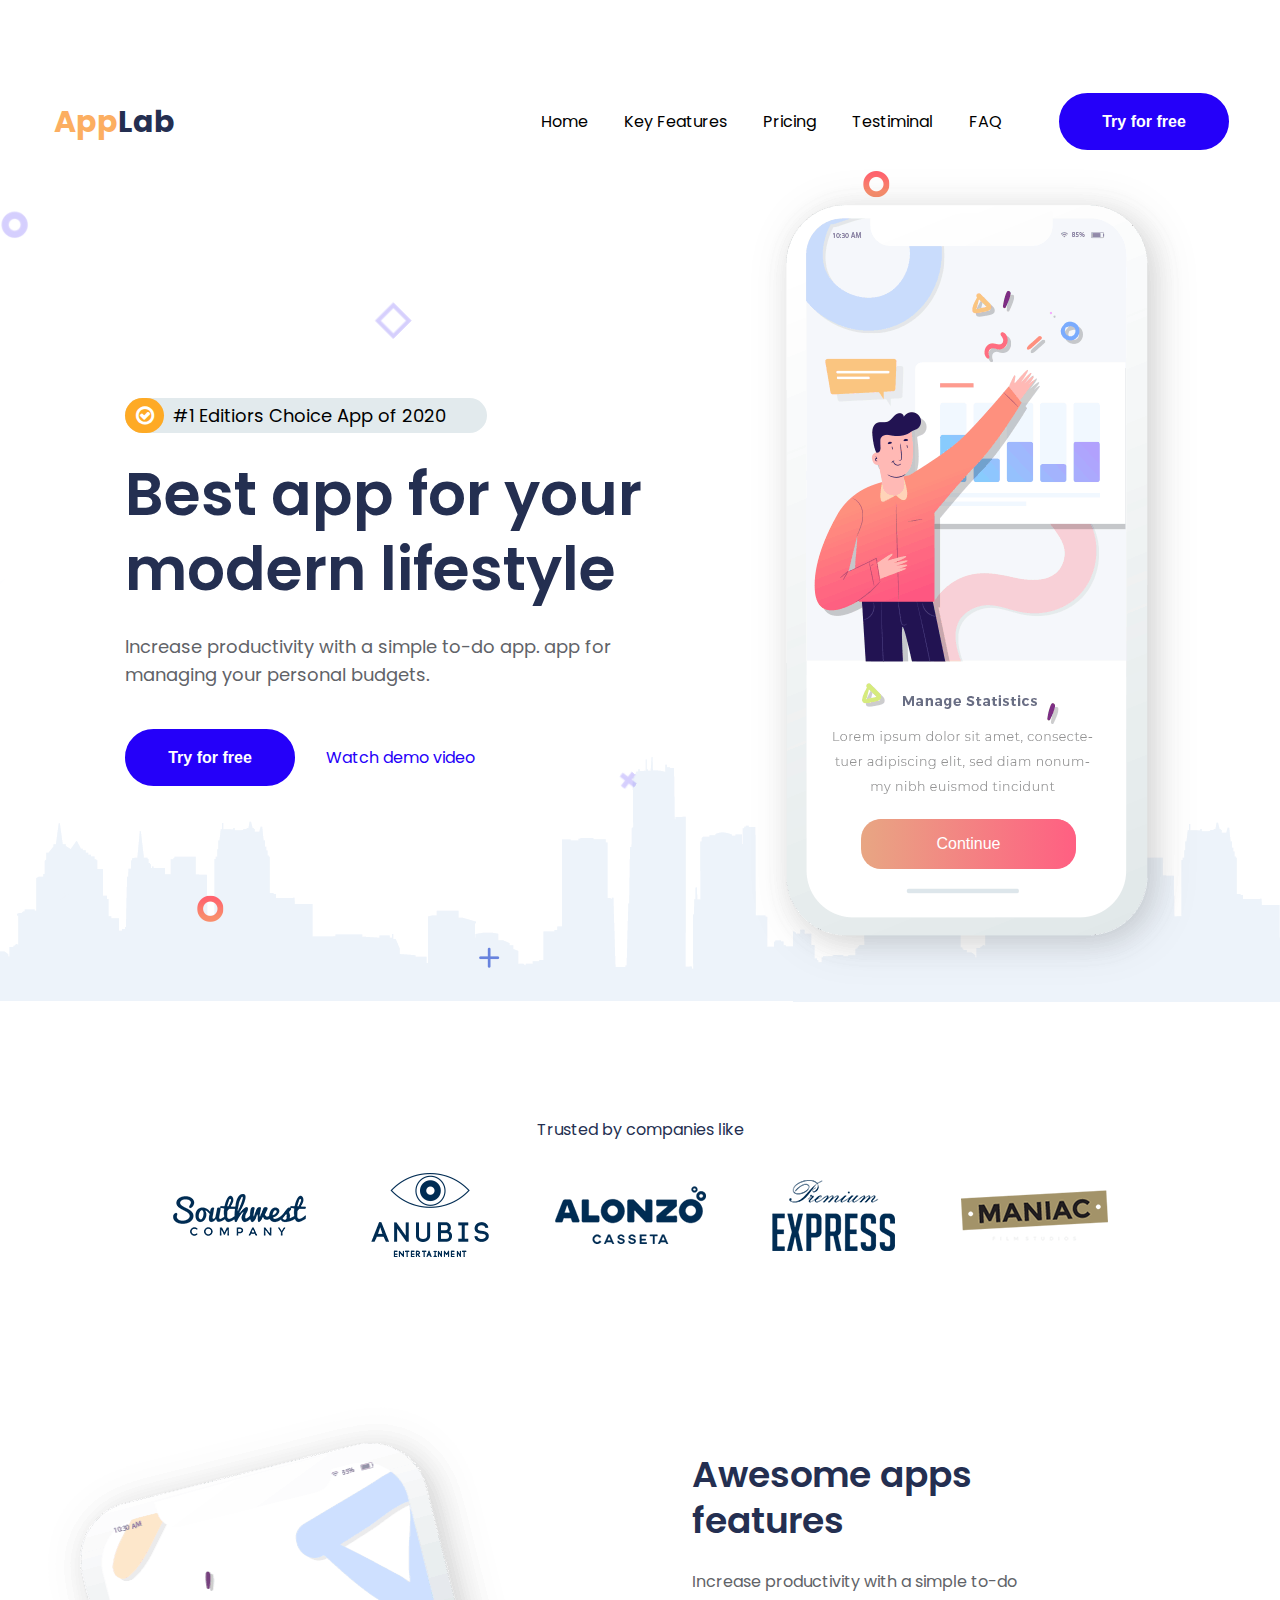
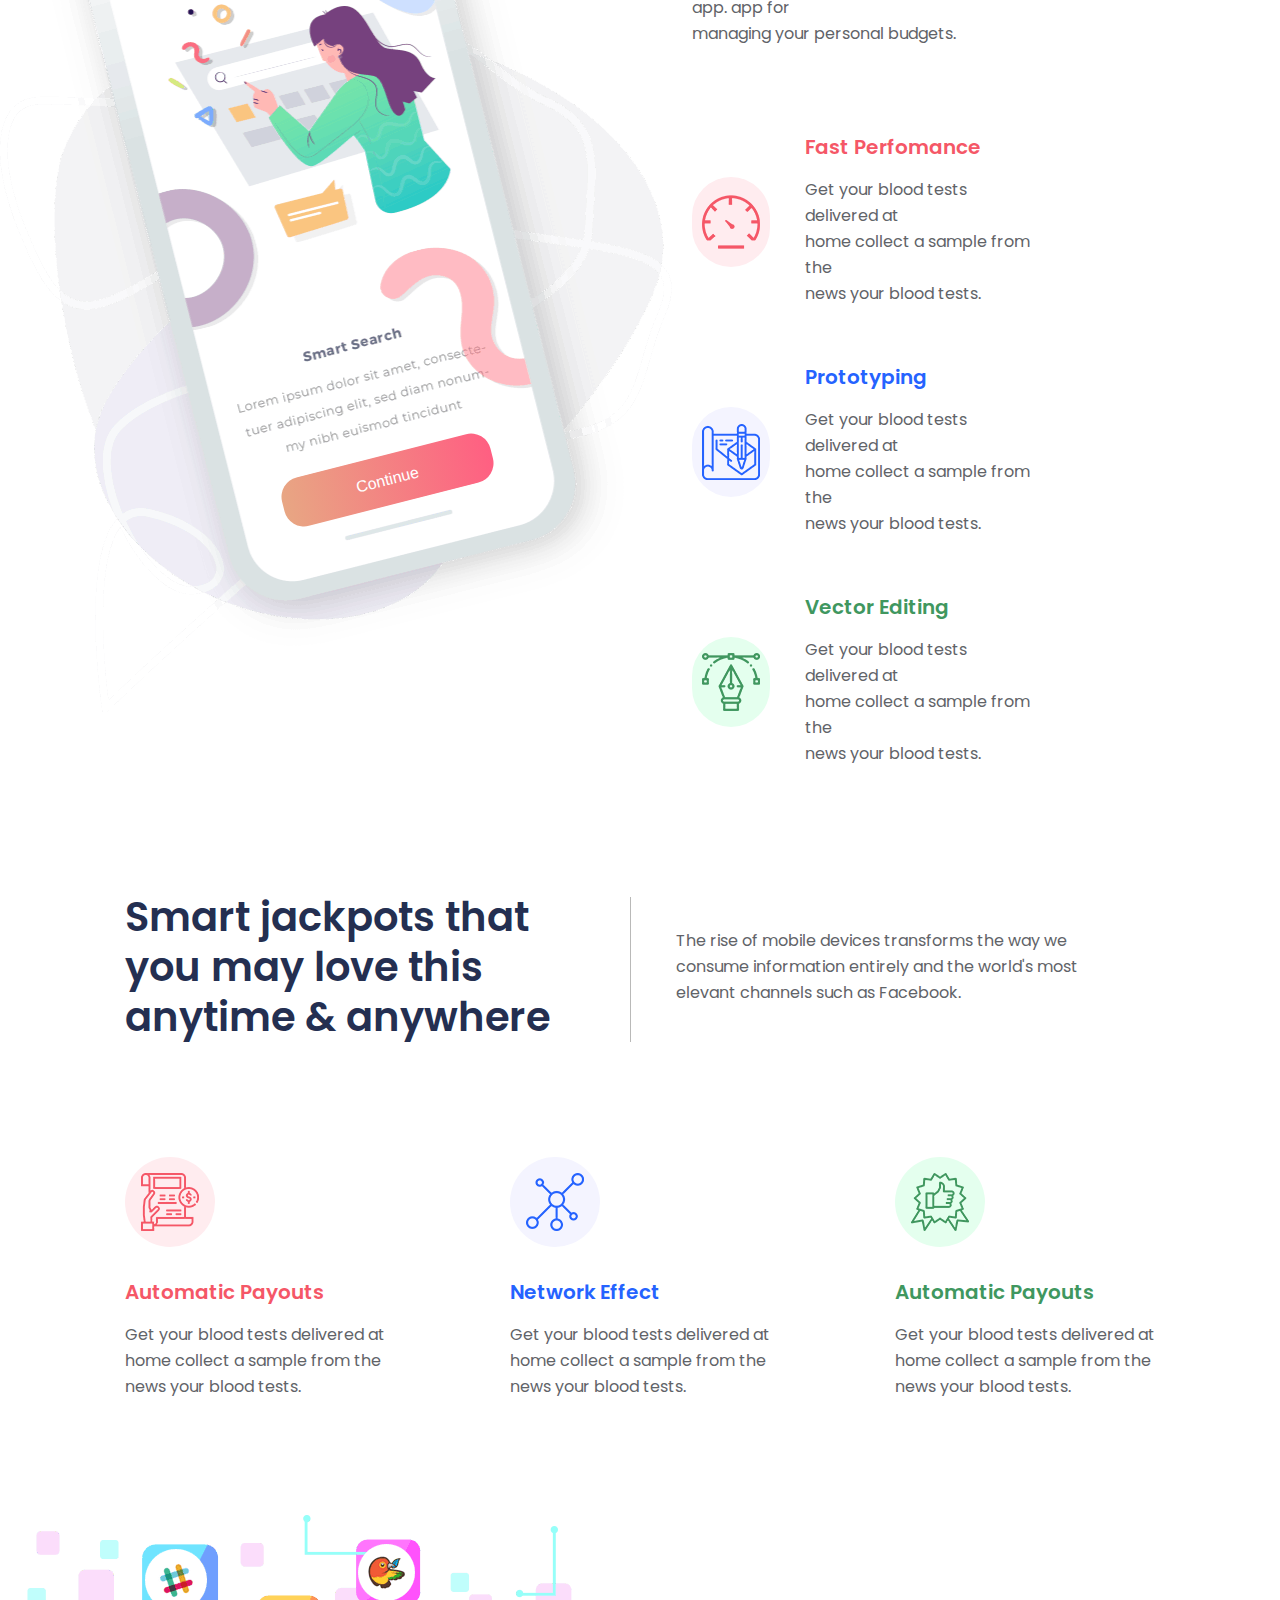
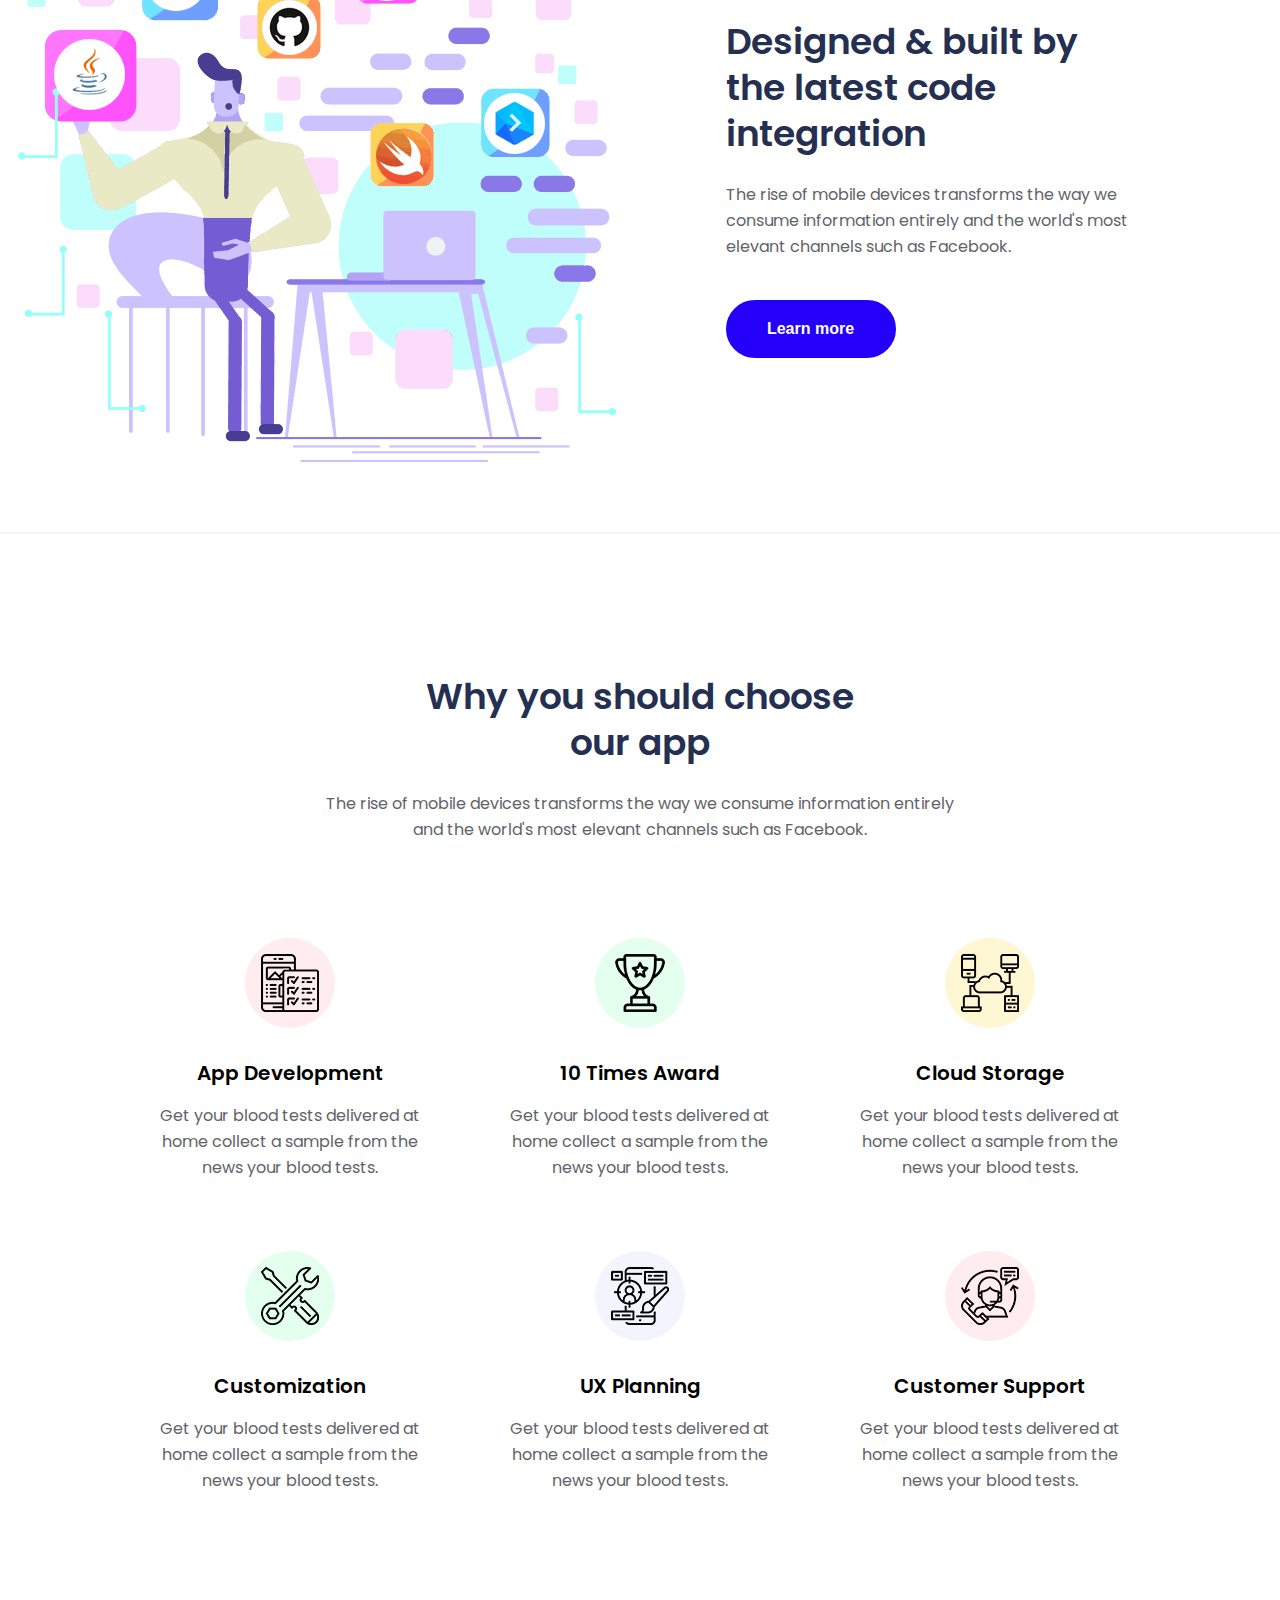
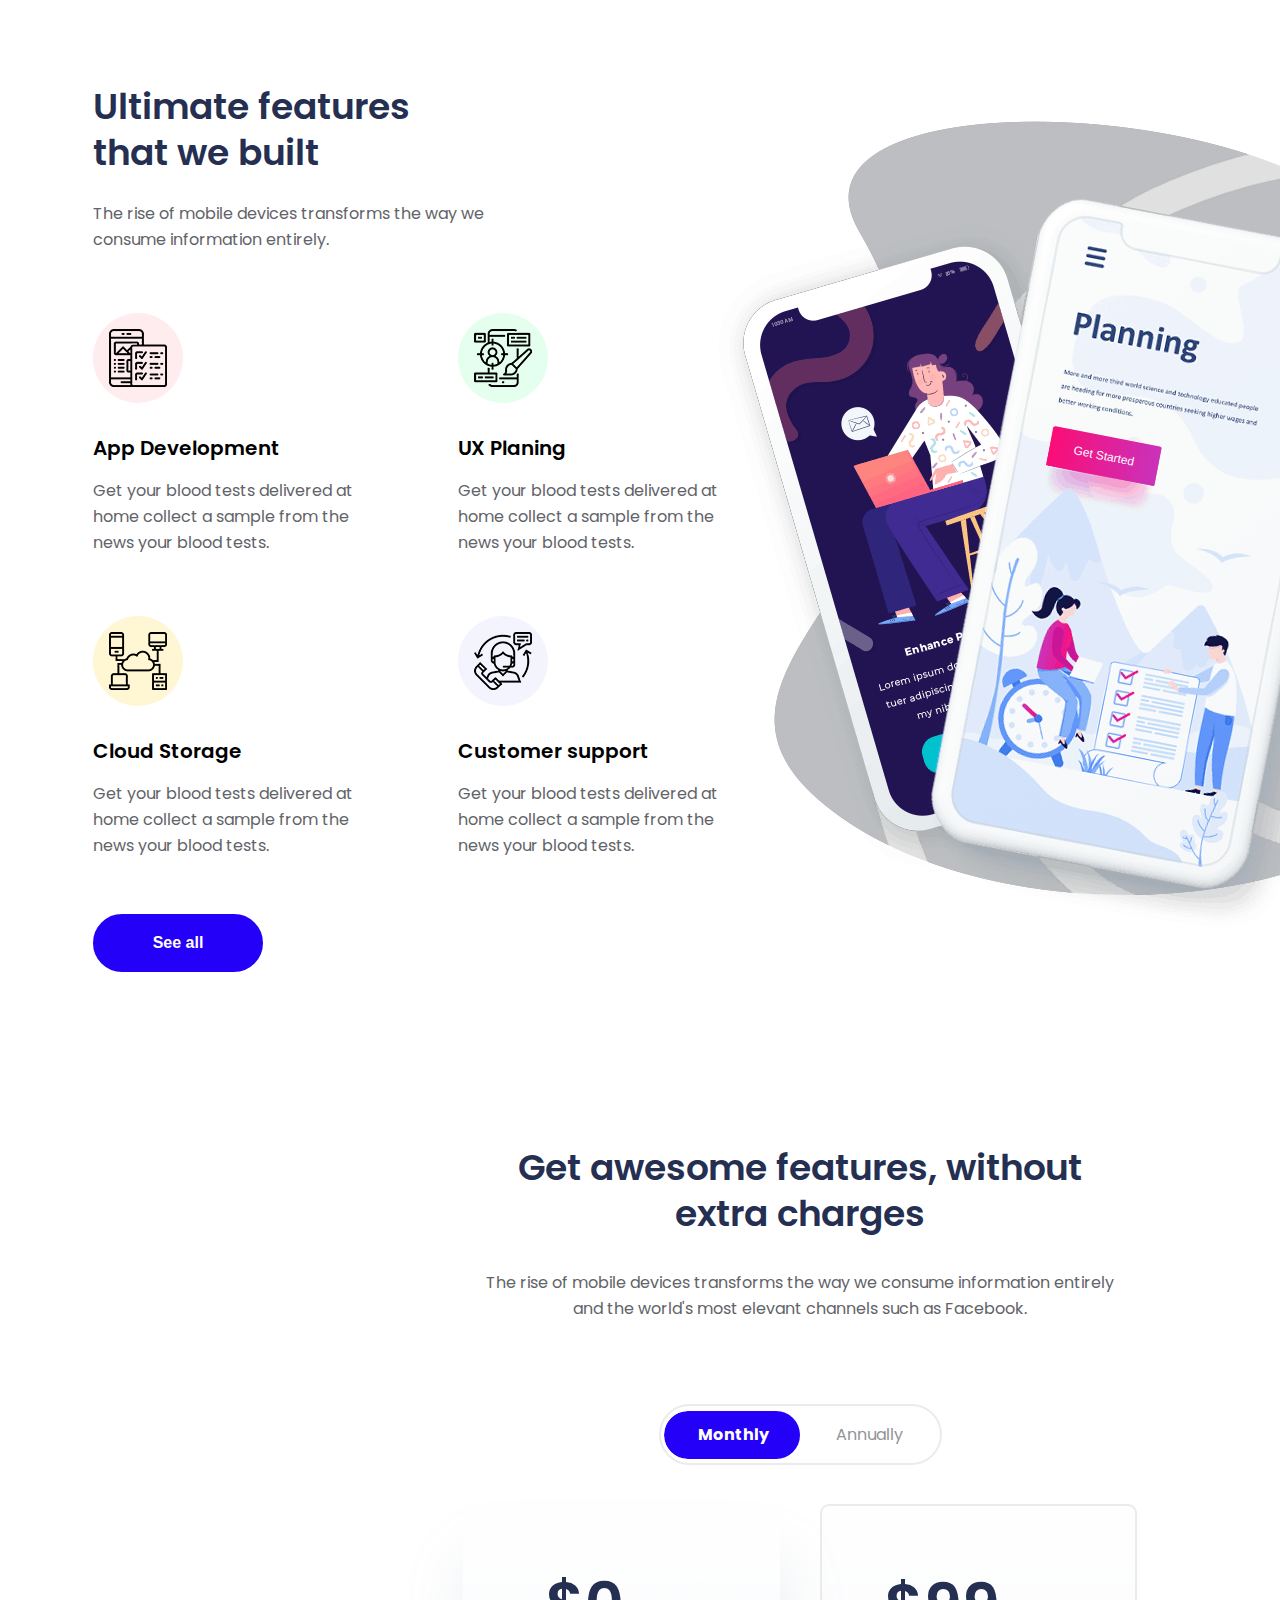
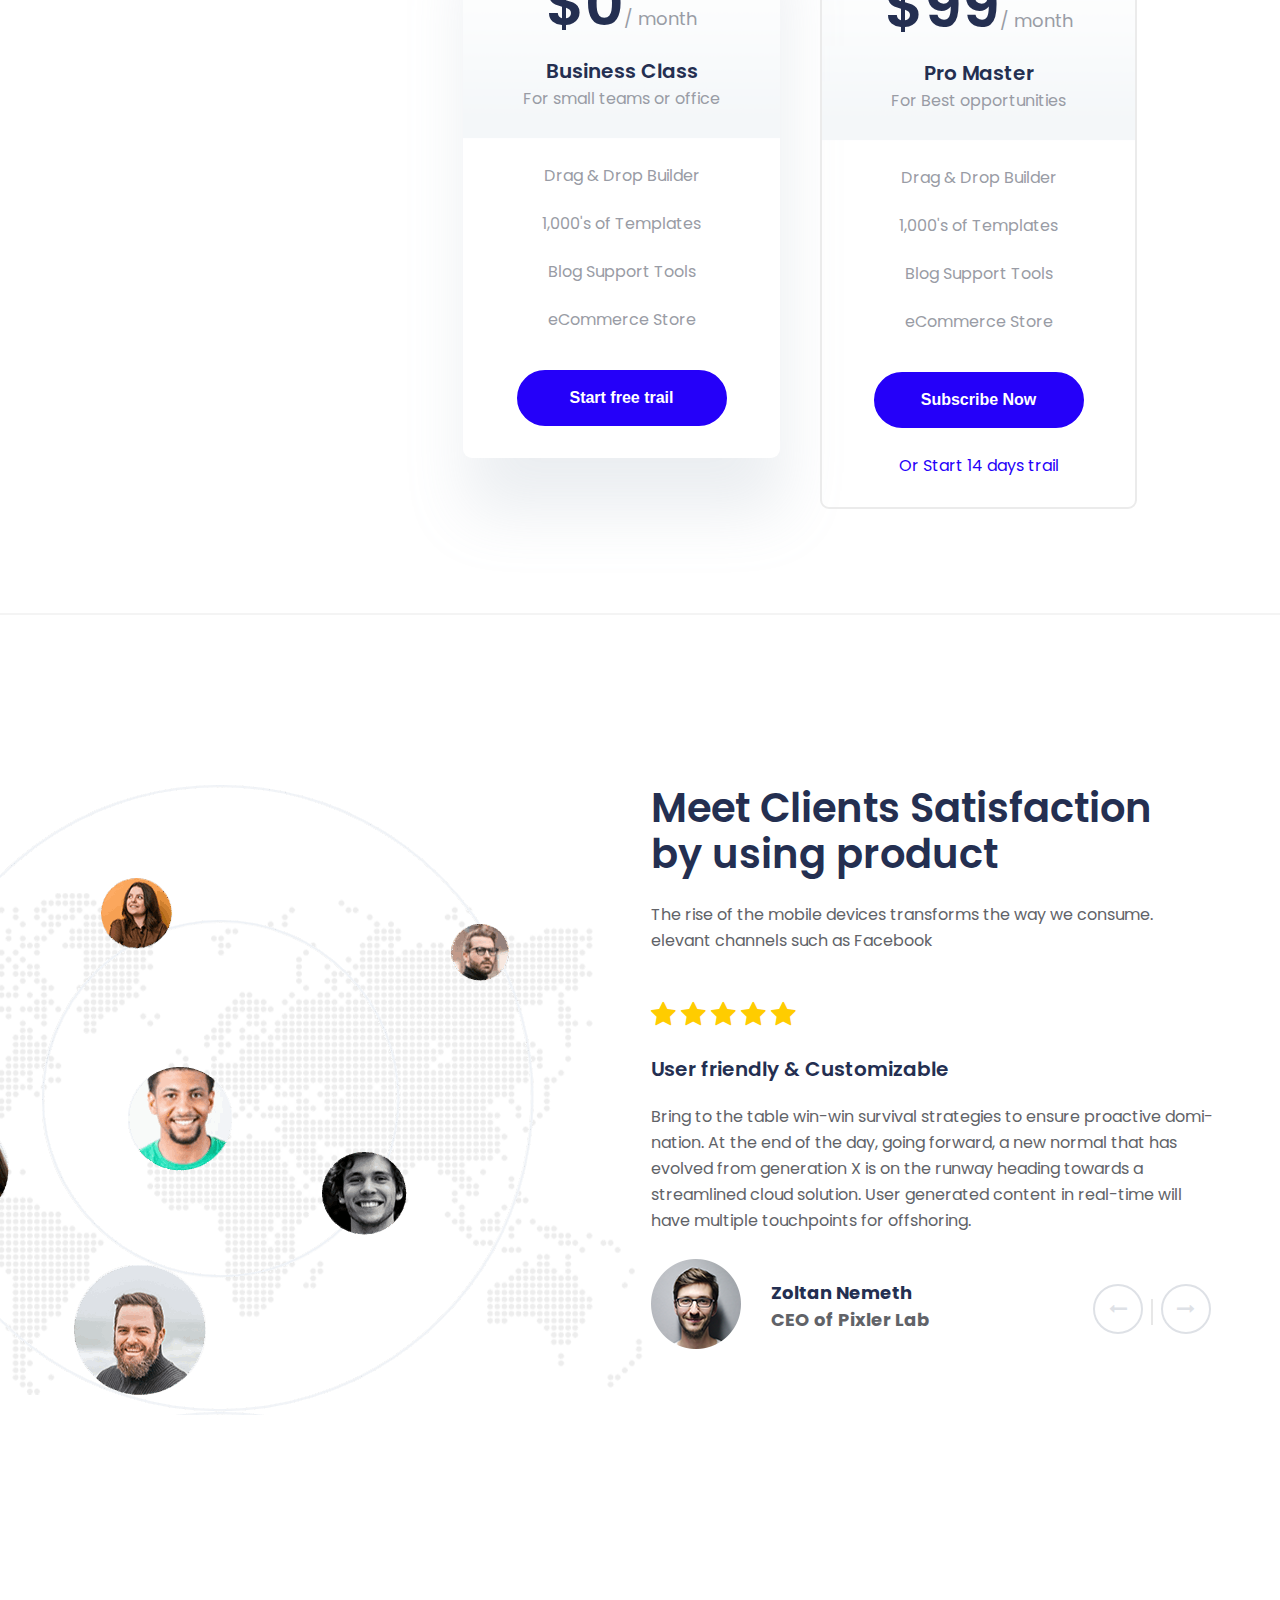
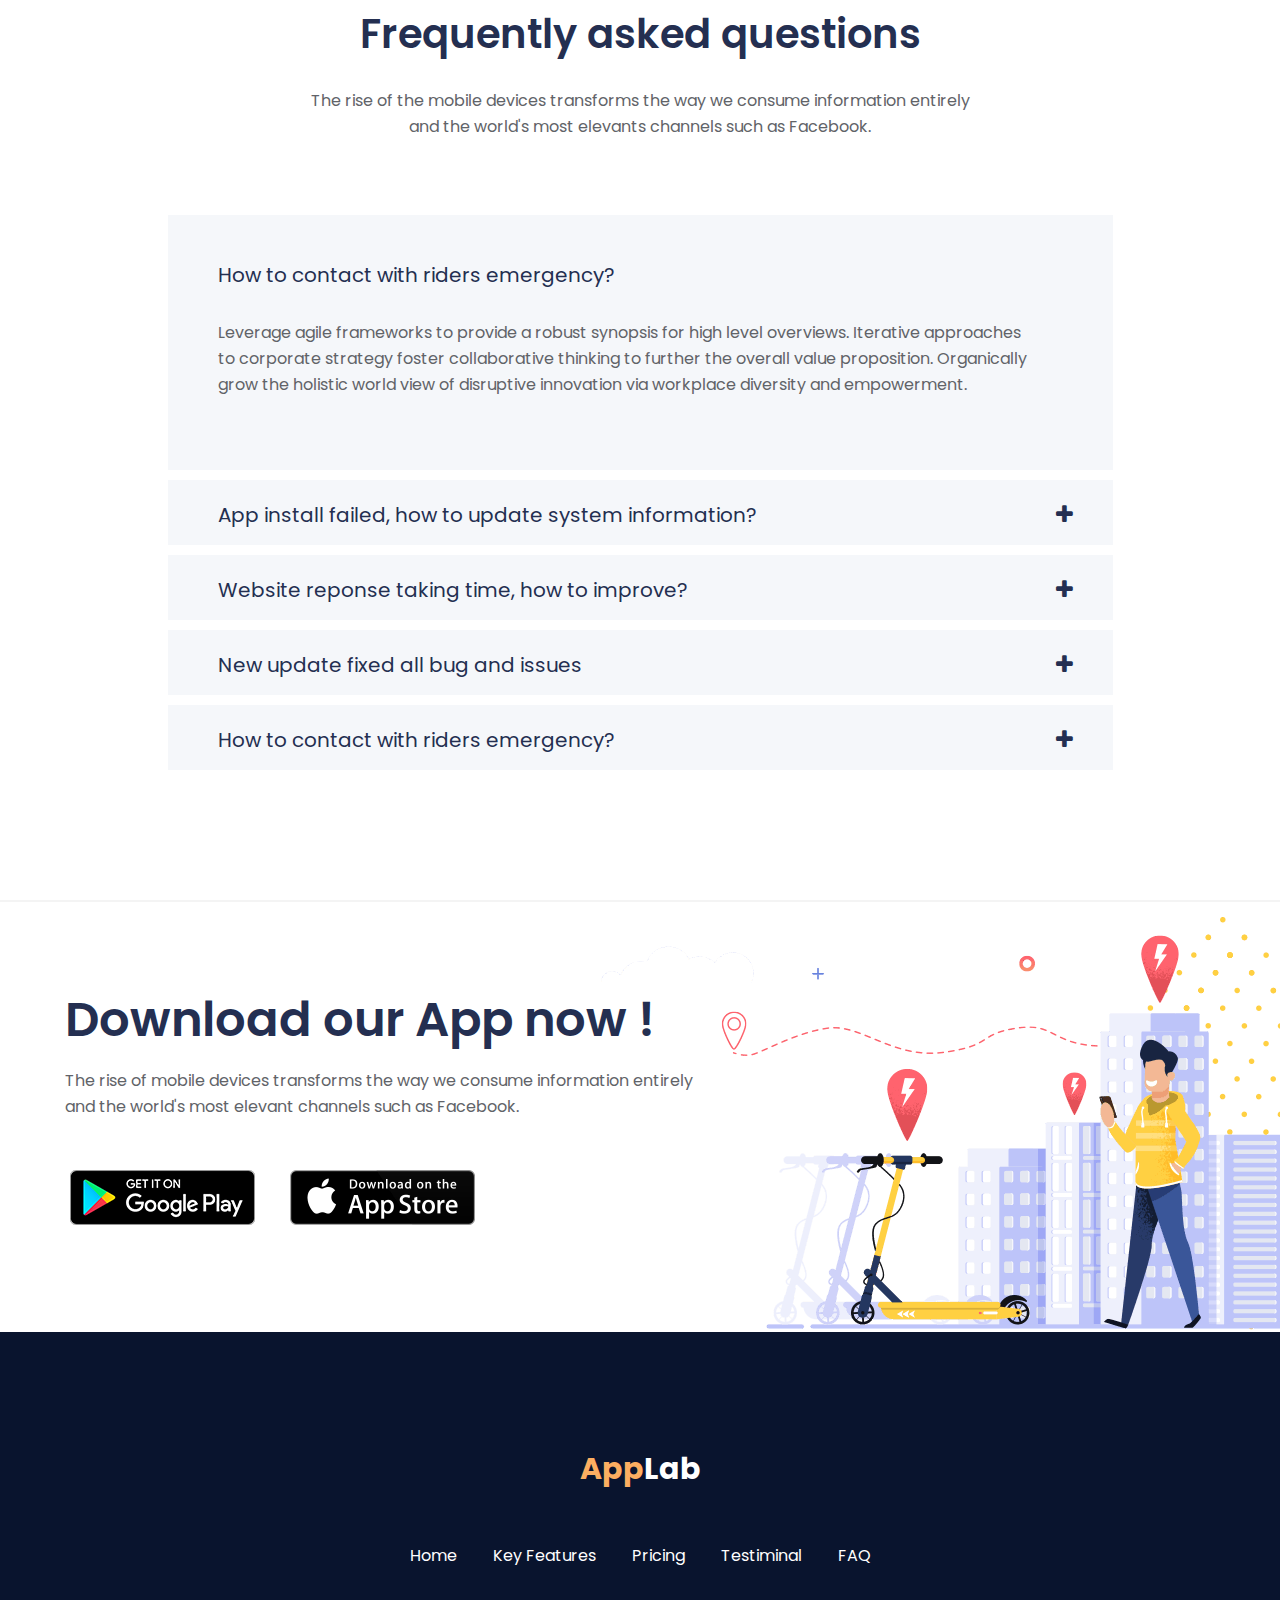
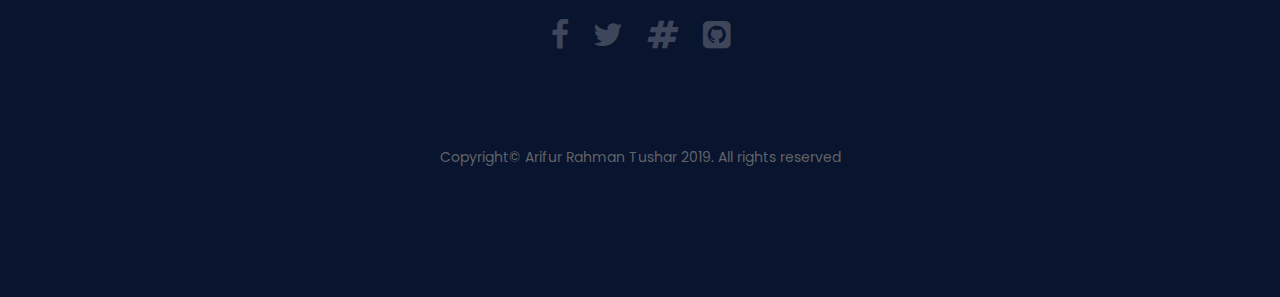
<file: lab1/index.html>
<!DOCTYPE html>
<html lang="En">
<head>
    <meta charset="UTF-8">
    <link rel="stylesheet" href="css/style.css">

    <link rel="preconnect" href="https://fonts.googleapis.com">
    <link rel="preconnect" href="https://fonts.gstatic.com" crossorigin>
    <link href="https://fonts.googleapis.com/css2?family=Poppins:wght@400;500;600;700&display=swap" rel="stylesheet">
    <link rel="stylesheet" href="font-awesome-4.7.0/css/font-awesome.min.css">

    <title>AppLab</title>
</head>
<body>

<header id="home">
    <div class="home-header">
        <a href="#" class="home-header-logo logo">
            App<span class="logo-header-Lab">Lab</span>
        </a>
        <div class="menu home-menu">
            <a href="#home" class="link">Home</a>
            <a href="#features" class="link">Key Features</a>
            <a href="#pricing" class="link">Pricing</a>
            <a href="#testiminal" class="link">Testiminal</a>
            <a href="#FAQ" class="link">FAQ</a>
        </div>
        <button id="try-btn-1" class="big-blue-button home-button try-for-free-button">
            Try for free
        </button>
    </div>
    <div class="home-body">
        <div class="home-text">
            <div class="edit-choice">
                <div class="yellow-circle-small">
                    <i class="fa fa-check-circle-o fa-lg" aria-hidden="true" style="color: #ffffff"></i>
                </div>
                <div class="edit-text">#1 Editiors Choice App of 2020</div>
            </div>
            <h1 class="best-app">Best app for your<br> modern lifestyle</h1>
            <p class="inc-prod">Increase productivity with a simple to-do app. app for<br> managing your personal
                budgets.</p>
            <button id="try-btn-2" class="big-blue-button home-button try-for-free-button">
                Try for free
            </button>
            <div id="video-modal" class="modal-container" onclick="closeModal(event)">
                <div class="modal-content">
                    <iframe id="video" width="1268" height="713"
                            title="YouTube video player" frameborder="0"
                            allow="accelerometer; clipboard-write; encrypted-media; gyroscope; picture-in-picture; autoplay;"
                            allowfullscreen></iframe>
                    <span class="close-span" onclick="closeModal(event)">&times;</span>
                </div>
            </div>
            <a id="watch" class="link blue-link" onclick="openModal()">Watch demo video</a>
        </div>
        <div class="phone">
            <img src="img/phone.png" alt="phone">
            <button id="continue-button" class="orange-button phone-button">
                Continue
            </button>
        </div>
    </div>
</header>

<div class="companies">
    <p class="companies-text">
        Trusted by companies like
    </p>
    <div class="companies-images">
        <img src="img/southmest.png" alt="Southmest company">
        <img src="img/anubis.png" alt="Anubis entertainment">
        <img src="img/alonzo.png" alt="Alonzo casseta">
        <img src="img/express.png" alt="Premium express">
        <img src="img/maniac.png" alt="Maniac">
    </div>
</div>

<div id="features" class="features">

    <div class="features-image">
        <img src="img/SmartPhoneFeatures.png" alt="SmartPhoneFeatures">
        <button class="orange-button features-image-button">
            Continue
        </button>
    </div>

    <div class="features-text">

        <div class="features-text-head">
            <h2>
                Awesome apps <br>
                features
            </h2>
            <p>
                Increase productivity with a simple to-do app. app for <br>
                managing your personal budgets.
            </p>
        </div>

        <div class="features-text-block">
            <div class="circle pink-circle circle-right-margin">
                <img src="img/speed.png" alt="speed">
            </div>
            <div>
                <h3 class="red-text">
                    Fast Perfomance
                </h3>
                <p>
                    Get your blood tests delivered at <br>
                    home collect a sample from the <br>
                    news your blood tests.
                </p>
            </div>
        </div>

        <div class="features-text-block">
            <div class="circle light-blue-circle circle-right-margin">
                <img src="img/prototyping.png" alt="prototyping">
            </div>
            <div>
                <h3 class="blue-text">
                    Prototyping
                </h3>
                <p>
                    Get your blood tests delivered at <br>
                    home collect a sample from the <br>
                    news your blood tests.
                </p>
            </div>
        </div>

        <div class="features-text-block">
            <div class="circle light-green-circle circle-right-margin">
                <img src="img/vector.png" alt="vector">
            </div>
            <div>
                <h3 class="green-text">
                    Vector Editing
                </h3>
                <p>
                    Get your blood tests delivered at <br>
                    home collect a sample from the <br>
                    news your blood tests.
                </p>
            </div>
        </div>

    </div>
</div>

<div class="smart">
    <div class="smart-head">
        <h2 class="smart-head-name">
            Smart jackpots that <br>
            you may love this <br>
            anytime & anywhere
        </h2>
        <div class="smart-head-line"></div>
        <p class="smart-head-text">
            The rise of mobile devices transforms the way we <br>
            consume information entirely and the world's most <br>
            elevant channels such as Facebook.
        </p>
    </div>
    <div class="smart-text">

        <div class="smart-text-box">
            <div class="circle pink-circle circle-bottom-margin">
                <img src="img/bill.png" alt="bill">
            </div>
            <h3 class="red-text">
                Automatic Payouts
            </h3>
            <p>
                Get your blood tests delivered at <br>
                home collect a sample from the <br>
                news your blood tests.
            </p>
        </div>

        <div class="smart-text-box">
            <div class="circle light-blue-circle circle-bottom-margin">
                <img src="img/network.png" alt="network">
            </div>
            <h3 class="blue-text">
                Network Effect
            </h3>
            <p>
                Get your blood tests delivered at <br>
                home collect a sample from the <br>
                news your blood tests.
            </p>
        </div>

        <div class="smart-text-box">
            <div class="circle light-green-circle circle-bottom-margin">
                <img src="img/badge.png" alt="badge">
            </div>
            <h3 class="green-text">
                Automatic Payouts
            </h3>
            <p>
                Get your blood tests delivered at <br>
                home collect a sample from the <br>
                news your blood tests.
            </p>
        </div>
    </div>
</div>

<div class="designed">
    <img src="img/DesignedImage.png" alt="DesignedImage" class="designed-image">
    <div class="designed-text">
        <h2>
            Designed & built by <br>
            the latest code <br>
            integration
        </h2>
        <p>
            The rise of mobile devices transforms the way we <br>
            consume information entirely and the world's most <br>
            elevant channels such as Facebook.
        </p>
        <button class="big-blue-button designed-button">
            Learn more
        </button>
    </div>
</div>

<hr class="long-line"/>

<div class="why">
    <div class="why-head">
        <h2>
            Why you should choose <br>
            our app
        </h2>
        <p>
            The rise of mobile devices transforms the way we consume information entirely <br>
            and the world's most elevant channels such as Facebook.
        </p>
    </div>
    <div class="why-row">

        <div class="why-row-block">
            <div class="circle pink-circle circle-bottom-margin">
                <img src="img/web-design.png" alt="web-design">
            </div>
            <h3>
                App Development
            </h3>
            <p>
                Get your blood tests delivered at <br>
                home collect a sample from the <br>
                news your blood tests.
            </p>
        </div>

        <div class="why-row-block">
            <div class="circle light-green-circle circle-bottom-margin">
                <img src="img/trophy.png" alt="trophy">
            </div>
            <h3>
                10 Times Award
            </h3>
            <p>
                Get your blood tests delivered at <br>
                home collect a sample from the <br>
                news your blood tests.
            </p>
        </div>

        <div class="why-row-block">
            <div class="circle yellow-circle circle-bottom-margin">
                <img src="img/computer.png" alt="computer">
            </div>
            <h3>
                Cloud Storage
            </h3>
            <p>
                Get your blood tests delivered at <br>
                home collect a sample from the <br>
                news your blood tests.
            </p>
        </div>

    </div>
    <div class="why-row">

        <div class="why-row-block">
            <div class="circle light-green-circle circle-bottom-margin">
                <img src="img/customer-support.png" alt="customer-support">
            </div>
            <h3>
                Customization
            </h3>
            <p>
                Get your blood tests delivered at <br>
                home collect a sample from the <br>
                news your blood tests.
            </p>
        </div>

        <div class="why-row-block">
            <div class="circle grey-circle circle-bottom-margin">
                <img src="img/ui.png" alt="ui">
            </div>
            <h3>
                UX Planning
            </h3>
            <p>
                Get your blood tests delivered at <br>
                home collect a sample from the <br>
                news your blood tests.
            </p>
        </div>

        <div class="why-row-block">
            <div class="circle pink-circle circle-bottom-margin">
                <img src="img/customer-service.png" alt="customer-service">
            </div>
            <h3>
                Customer Support
            </h3>
            <p>
                Get your blood tests delivered at <br>
                home collect a sample from the <br>
                news your blood tests.
            </p>
        </div>

    </div>
</div>

<div class="ultimate">
    <div class="ultimate-text">

        <div class="ultimate-text-head">
            <h2>
                Ultimate features <br>
                that we built
            </h2>
            <p>
                The rise of mobile devices transforms the way we <br>
                consume information entirely.
            </p>
        </div>

        <div class="ultimate-text-row">

            <div class="ultimate-text-row-box">
                <div class="circle pink-circle circle-bottom-margin">
                    <img src="img/web-design.png" alt="web-design">
                </div>
                <h3>
                    App Development
                </h3>
                <p>
                    Get your blood tests delivered at <br>
                    home collect a sample from the <br>
                    news your blood tests.
                </p>
            </div>

            <div class="ultimate-text-row-box">
                <div class="circle light-green-circle circle-bottom-margin">
                    <img src="img/ui.png" alt="ui">
                </div>
                <h3>
                    UX Planing
                </h3>
                <p>
                    Get your blood tests delivered at <br>
                    home collect a sample from the <br>
                    news your blood tests.
                </p>
            </div>

        </div>

        <div class="ultimate-text-row">

            <div class="ultimate-text-row-box">
                <div class="circle yellow-circle circle-bottom-margin">
                    <img src="img/computer.png" alt="computer">
                </div>
                <h3>
                    Cloud Storage
                </h3>
                <p>
                    Get your blood tests delivered at <br>
                    home collect a sample from the <br>
                    news your blood tests.
                </p>
            </div>

            <div class="ultimate-text-row-box">
                <div class="circle grey-circle circle-bottom-margin">
                    <img src="img/customer-service.png" alt="customer-service">
                </div>
                <h3>
                    Customer support
                </h3>
                <p>
                    Get your blood tests delivered at <br>
                    home collect a sample from the <br>
                    news your blood tests.
                </p>
            </div>

        </div>

        <button class="big-blue-button ultimate-text-button">
            See all
        </button>

    </div>
    <div class="ultimate-image">
        <img src="img/UltimatePhoneImage.png" alt="UltimatePhoneImage">
        <button class="pink-button ultimate-image-button">Get Started</button>
    </div>
</div>

<div id="pricing" class="pricing">
    <div class="text">
        <h2>Get awesome features, without <br> extra charges</h2>
        <div class="text-subtext">
            The rise of mobile devices transforms the way we consume information entirely <br>and the world's most
            elevant channels such as Facebook.
        </div>
    </div>

    <div class="toggle-button-border">
        <div class="toggle-button">
            <input type="checkbox" class="checkbox">
            <div class="conditions">
                <span class="condition-monthly">Monthly</span>
                <span class="condition-annually">Annually</span>
            </div>
        </div>
    </div>

    <div class="cards">
        <div class="cards-first">
            <div class="head">
                <div class="head-pay">
                    <span class="price">$0</span>/ month
                </div>
                <div class="head-name">
                    Business Class
                </div>
                <div class="head-subname">
                    For small teams or office
                </div>
            </div>
            <div class="body-of-card">
                <ul class="body-of-card-text">
                    <li>Drag & Drop Builder</li>
                    <li>1,000's of Templates</li>
                    <li>Blog Support Tools</li>
                    <li>eCommerce Store</li>
                </ul>
                <button class="big-blue-button body-of-card-btn">
                    Start free trail
                </button>
            </div>
        </div>
        <div class="cards-second">
            <div class="head">
                <div class="head-pay">
                    <span class="price">$99</span>/ month
                </div>
                <div class="head-name">
                    Pro Master
                </div>
                <div class="head-subname">
                    For Best opportunities
                </div>
            </div>
            <div class="body-of-card">
                <ul class="body-of-card-text">
                    <li>Drag & Drop Builder</li>
                    <li>1,000's of Templates</li>
                    <li>Blog Support Tools</li>
                    <li>eCommerce Store</li>
                </ul>
                <button class="big-blue-button body-of-card-btn">
                    Subscribe Now
                </button>
            </div>
            <a href="#" class="blue-link link">
                Or Start 14 days trail
            </a>
        </div>
    </div>
</div>

<hr class="long-line"/>

<div id="testiminal" class="reviews">

    <div class="reviews-images"></div>

    <div class="reviews-content">
        <div class="reviews-content-head">
            <h2 class="reviews-content-head-name">Meet Clients Satisfaction<br>by using product</h2>
            <p>
                The rise of the mobile devices transforms the way we consume.<br>
                elevant channels such as Facebook
            </p>
        </div>

        <div class="reviews-content-stars">
            <i class="fa fa-star fa-lg" id="slider-star-0" aria-hidden="true"></i>
            <i class="fa fa-star fa-lg" id="slider-star-1" aria-hidden="true"></i>
            <i class="fa fa-star fa-lg" id="slider-star-2" aria-hidden="true"></i>
            <i class="fa fa-star fa-lg" id="slider-star-3" aria-hidden="true"></i>
            <i class="fa fa-star fa-lg" id="slider-star-4" aria-hidden="true"></i>
        </div>

        <div class="reviews-content-inf">
            <h3 class="reviews-content-title" id="slider-title">User friendly & Customizable</h3>
            <p class="reviews-content-text" id="slider-text">
                Bring to the table win-win survival strategies to ensure proactive domi-<br>
                nation. At the end of the day, going forward, a new normal that has<br>
                evolved from generation X is on the runway heading towards a<br>
                streamlined cloud solution. User generated content in real-time will<br>
                have multiple touchpoints for offshoring.
            </p>
        </div>

        <div class="reviews-content-person">
            <img class="reviews-content-person-img" id="slider-picture" src="img/reviews-people/man3.png" alt="man">

            <div class="reviews-content-person-info">
                <h5 class="reviews-content-person-info-name" id="slider-name">Zoltan Nemeth</h5>
                <h5 class="reviews-content-person-info-position" id="slider-position">CEO of Pixler Lab</h5>
            </div>

            <div class="reviews-content-person-buttons">
                <button class="reviews-content-person-button" id="slider-btn-left">
                    <i class="fa fa-long-arrow-left fa-lg reviews-content-person-button-arrow"
                       aria-hidden="true"></i>
                </button>

                <div class="reviews-content-person-buttons-line"></div>

                <button class="reviews-content-person-button" id="slider-btn-right">
                    <i class="fa fa-long-arrow-right fa-lg reviews-content-person-button-arrow"
                       aria-hidden="true"></i>
                </button>
            </div>
        </div>
    </div>
</div>

<div id="FAQ" class="FAQ">
    <div class="FAQ-head">
        <h2 class="FAQ-head-name">
            Frequently asked questions
        </h2>
        <p>
            The rise of the mobile devices transforms the way we
            consume information entirely <br>
            and the world's most elevants channels such as Facebook.
        </p>
    </div>

    <div class="FAQ-block hidden">
        <div class="FAQ-block-head">
            <h3 class="FAQ-block-head-name">
                How to contact with riders emergency?
            </h3>
            <i class="fa fa-lg fa-plus FAQ-block-head-icon" aria-hidden="true"></i>
        </div>
        <p class="FAQ-block-text">
            Leverage agile frameworks to provide a robust synopsis for
            high level overviews. Iterative approaches<br>
            to corporate strategy foster collaborative thinking to further
            the overall value proposition. Organically<br>
            grow the holistic world view of disruptive innovation via
            workplace diversity and empowerment.
        </p>
    </div>

    <div class="FAQ-block hidden">
        <div class="FAQ-block-head">
            <h3 class="FAQ-block-head-name">
                App install failed, how to update system information?
            </h3>
            <i class="fa fa-lg fa-plus FAQ-block-head-icon" aria-hidden="true"></i>
        </div>
        <p class="FAQ-block-text">
            Leverage agile frameworks to provide a robust synopsis for
            high level overviews. Iterative approaches<br>
            to corporate strategy foster collaborative thinking to further
            the overall value proposition. Organically<br>
            grow the holistic world view of disruptive innovation via
            workplace diversity and empowerment.
        </p>
    </div>

    <div class="FAQ-block hidden">
        <div class="FAQ-block-head">
            <h3 class="FAQ-block-head-name">
                Website reponse taking time, how to improve?
            </h3>
            <i class="fa fa-lg fa-plus FAQ-block-head-icon" aria-hidden="true"></i>
        </div>
        <p class="FAQ-block-text">
            Leverage agile frameworks to provide a robust synopsis for
            high level overviews. Iterative approaches<br>
            to corporate strategy foster collaborative thinking to further
            the overall value proposition. Organically<br>
            grow the holistic world view of disruptive innovation via
            workplace diversity and empowerment.
        </p>
    </div>

    <div class="FAQ-block hidden">
        <div class="FAQ-block-head">
            <h3 class="FAQ-block-head-name">
                New update fixed all bug and issues
            </h3>
            <i class="fa fa-lg fa-plus FAQ-block-head-icon" aria-hidden="true"></i>
        </div>
        <p class="FAQ-block-text">
            Leverage agile frameworks to provide a robust synopsis for
            high level overviews. Iterative approaches<br>
            to corporate strategy foster collaborative thinking to further
            the overall value proposition. Organically<br>
            grow the holistic world view of disruptive innovation via
            workplace diversity and empowerment.
        </p>
    </div>

    <div class="FAQ-block hidden">
        <div class="FAQ-block-head">
            <h3 class="FAQ-block-head-name">
                How to contact with riders emergency?
            </h3>
            <i class="fa fa-lg fa-plus FAQ-block-head-icon" aria-hidden="true"></i>
        </div>
        <p class="FAQ-block-text">
            Leverage agile frameworks to provide a robust synopsis for
            high level overviews. Iterative approaches<br>
            to corporate strategy foster collaborative thinking to further
            the overall value proposition. Organically<br>
            grow the holistic world view of disruptive innovation via
            workplace diversity and empowerment.
        </p>
    </div>

</div>

<hr class="long-line"/>

<div class="download">
    <div class="download-head">
        <h2 class="download-head-name">Download our App now !</h2>
        <p>The rise of mobile devices transforms the way we consume information entirely<br>
            and the world's most elevant channels such as Facebook.</p>
    </div>

    <div class="download-buttons">
        <button class="download-button">
            <img src="img/GooglePlay.png" alt="GooglePlay link">
        </button>

        <button class="download-button">
            <img src="img/AppStore.png" alt="AppStore link">
        </button>
    </div>
</div>

<footer>

    <a href="#" class="logo">
        App<span class="logo-footer-Lab">Lab</span>
    </a>

    <div class="menu footer-menu">
        <a href="#home" class="link footer-link">Home</a>
        <a href="#features" class="link footer-link">Key Features</a>
        <a href="#pricing" class="link footer-link">Pricing</a>
        <a href="#testiminal" class="link footer-link">Testiminal</a>
        <a href="#FAQ" class="link footer-link">FAQ</a>
    </div>

    <div class="footer-share-icons">
        <a href="https://facebook.com"><i class="fa ci fa-brands fa-facebook-f" aria-hidden="true"></i></a>
        <a href="https://twitter.com"><i class="fa ci fa-brands fa-twitter" aria-hidden="true"></i></a>
        <a href="https://sharp.com"><i class="fa ci fa-solid fa-hashtag" aria-hidden="true"></i></a>
        <a href="https://github.com"><i class="fa ci fa-brands fa-github-square" aria-hidden="true"></i></a>
    </div>
    <p class="copyright">
        Copyright© Arifur Rahman Tushar 2019. All rights reserved
    </p>
</footer>

</body>

<script src="script/script.js"></script>

</html>
</file>
<file: lab1/css/style.css>
/*region Обнуление*/
* {
    padding: 0;
    margin: 0;
    border: 0;
}

*,
*:before,
*:after {
    box-sizing: border-box;
}

:focus,
:active {
    outline: none;
}

button {
    cursor: pointer;
}

a {
    text-decoration: none;
    color: black;
}

a:visited, a:hover {
    text-decoration: none;
}

ul li {
    list-style: none;
}

/*endregion*/

/*region Main Tags*/
body {
    background-color: white;
    font-family: 'Poppins', sans-serif;
    display: flex;
    flex-direction: column;
    justify-content: center;
    align-items: center;
}

h1 {
    font-size: 60px;
    line-height: 75px;
    font-weight: 600;
    color: #242f51;
}

h2 {
    font-size: 36px;
    line-height: 46px;
    font-weight: 600;
    color: #242f51;
    margin: 0 0 25px 0;
}

h3 {
    font-size: 20px;
    line-height: 20px;
    font-weight: 600;
    margin: 0 0 20px 0;
}

p {
    font-size: 16px;
    line-height: 26px;
    font-weight: 400;
    color: #616368;
    margin: 0;
}

.red-text {
    color: #f55767;
}

.blue-text {
    color: #2563ff;
}

.green-text {
    color: #40975f;
}

/*endregion*/
/*region Circles*/
.circle {
    width: 90px;
    height: 90px;
    border-radius: 45px;
    display: flex;
    justify-content: center;
    align-items: center;
}

.circle-right-margin {
    margin: 0 35px 0 0;
}

.circle-bottom-margin {
    margin: 0 0 35px 0;
}

.pink-circle {
    background: #ffecef;
}

.light-blue-circle {
    background: #f4f4ff;
}

.light-green-circle {
    background: #e4ffee;
}

.grey-circle {
    background: #F4F4FF;
}

.yellow-circle {
    background: #FFF6D3;
}

/*endregion*/
/*region Buttons*/
.big-blue-button {
    font-weight: 700;
    font-size: 16px;
    line-height: 44px;
    color: white;
    background: #2500F9;
    border: 2px solid #2500F9;
    border-radius: 100px;
    transition: .3s;
}

.big-blue-button:hover {
    color: #2500F9;
    background: white;
}

.orange-button {
    color: white;
    font-size: 16px;
    line-height: 26px;
    font-weight: 400;
    height: 50px;
    width: 215px;
    border-radius: 20px;
    background: linear-gradient(to right, #E8A683, #FF5F82, #E8A683);
    background-size: 200%;
    transition: .5s;
}

.orange-button:hover {
    background-position: right;
}

.pink-button {
    color: white;
    font-size: 12px;
    width: 110px;
    height: 40px;
    border-radius: 2px;
    background: linear-gradient(to right, #FA0D76, #CA32BA, #FA0D76);
    background-size: 200%;
    transition: .5s;
}

.pink-button:hover {
    background-position: right;
}

/*endregion*/
/*region Decorative elements*/
.long-line {
    height: 0;
    width: 100%;
    border-bottom: 2px solid #F4F4F4;
}

.menu {
    width: 461px;
    display: flex;
    justify-content: space-between;
}

.link {
    position: relative;
    transition: all .3s;
    color: inherit;
}

.link:hover {
    color: #2500f9;
}

.link::after {
    content: "";
    position: absolute;
    width: 0;
    top: 100%;
    left: 50%;
    text-align: center;
    height: 2px;
    transition: all .5s;
}

.link:hover::after {
    background: #2500f9;
    width: 100%;
    left: 0;
}

.logo {
    font-size: 30px;
    line-height: 44px;
    font-weight: 700;
    color: #fcae61;
}

.logo-header-Lab {
    color: #242f51;
}

.logo-footer-Lab {
    color: white;
}

/*endregion*/

/*region Header*/
header {
    width: 1600px;
    height: 1002px;
    background: url("../img/home-layer-3.png") 0 100% no-repeat;
}

.home-header {
    padding-top: 93px;
    display: flex;
}

.home-header-logo {
    margin: auto 0 auto 214px;
}

.home-menu {
    margin: auto 0 auto 366px;
}

.home-button {
    height: 57px;
    width: 170px;
}

.home-body {
    display: flex;
    background: url("../img/home-layer-1.png") no-repeat,
    url("../img/home-layer-2.png") 10px 42px no-repeat;
    margin-top: 19px;
}

.home-text {
    margin-left: 285px;
    margin-top: 229px;
}

.edit-choice {
    display: flex;
    width: 362px;
    border-radius: 18px;
    background-color: #e2eaed;
}

.yellow-circle-small {
    width: 39px;
    height: 35px;
    background-color: #feaa25;
    border-radius: 18px;
    text-align: center;
    color: #ffffff;
    display: flex;
    justify-content: center;
    align-items: center;
}

.edit-text {
    margin: auto 0 auto 9px;
    font-size: 18px;
}

.best-app {
    margin-top: 24px;
}

.inc-prod {
    margin-top: 26px;
    font-size: 18px;
    line-height: 28px;
    color: #616368;
}

#try-btn-1 {
    margin-left: 57px;
}

#try-btn-2 {
    margin-top: 40px;
}

.modal-container {
    display: none;
    position: fixed;
    z-index: 1;
    left: 0;
    top: 0;
    width: 100%;
    height: 100%;
    background-color: rgba(0,0,0,0.6);
}

.modal-content {
    margin: 5% auto;
    height: 713px;
    width: 1268px;
    display: flex;
}

.close-span {
    height: 100px;
    width: 100px;
    color: white;
    font-size: 100px;
    font-weight: bold;
    margin-left: 40px;
    transition: all .3s;
}

.close-span:hover,
.close-span:focus {
    color: black;
    cursor: pointer;
}

#watch {
    cursor: pointer;
    margin-left: 27px;
}

.phone {
    margin-left: 109px;
    position: relative;
}

.phone-button {
    position: absolute;
    left: 110px;
    top: 650px;
}

.blue-link {
    color: #2500f9;
}

/*endregion*/
/*region Trusted companies*/

.companies {
    margin: 115px 0 0 0;
}

.companies-text {
    text-align: center;
    color: #242f51;
}

.companies-images {
    display: flex;
    flex-direction: row;
    justify-content: space-between;
    align-items: center;
    width: 935px;
    margin: 30px 0 0 0;
}

/*endregion*/
/*region Awesome apps features block*/
.features {
    display: flex;
    flex-direction: row;
    justify-content: center;
    vertical-align: middle;
    margin: 150px 0 0 0;
}

.features-image {
    position: relative;
}

.features-image-button {
    position: absolute;
    transform: rotate(-14.3deg);
    left: 280px;
    top: 648px;
}

.features-text {
    padding: 0 250px 0 20px;
}

.features-text-head {
    margin: 45px 0 90px 0;
}

.features-text-block {
    display: flex;
    flex-direction: row;
    align-items: center;
    margin: 0 0 60px 0;
}

/*endregion*/
/*region Smart jackpots block*/
.smart {
    width: 1030px;
    margin-top: 65px;
    display: flex;
    flex-direction: column;
    justify-content: center;
}

.smart-head {
    display: flex;
    flex-direction: row;
    align-items: center;
}

.smart-head-name {
    font-size: 40px;
    line-height: 50px;
    margin: 0 80px 0 0;
}

.smart-head-line {
    border-right: 1px solid #B9B9B8;
    margin-top: 5px;
    height: 145px;
    width: 0;
}

.smart-head-text {
    margin: 0 0 0 45px;
}

.smart-text {
    display: flex;
    flex-direction: row;
    justify-content: space-between;
    margin: 115px 0 0 0;
}

/*endregion*/
/*region Designed and build block*/
.designed {
    display: flex;
    flex-direction: row;
    justify-content: center;
    align-items: center;
    margin: 115px 0 70px 0;
}

.designed-image {
    margin: 0 110px 0 0;
}

.designed-text {
    margin: 0 135px 0 0;
}

.designed-button {
    margin: 40px 0 0 0;
    height: 58px;
    width: 170px;
}

/*endregion*/
/*region Why you should choose our app block*/
.why {
    margin: 140px 0 0 0;
    text-align: center;
}

.why-head {
    margin: 0 0 25px 0;
}

.why-row {
    width: 960px;
    display: flex;
    flex-direction: row;
    justify-content: space-between;
}

.why-row-block {
    display: flex;
    flex-direction: column;
    justify-content: center;
    align-items: center;
    margin: 70px 0 0 0;
}

/*endregion*/
/*region Ultimate features block*/
.ultimate {
    margin: 190px 0 0 0;
    display: flex;
    flex-direction: row;
    justify-content: center;
    align-items: center;
}

.ultimate-text {
    margin: 0 0 0 250px;
}

.ultimate-text-row {
    width: 625px;
    margin: 60px 0 0 0;
    display: flex;
    flex-direction: row;
    justify-content: space-between;
}

.ultimate-text-button {
    height: 58px;
    width: 170px;
    margin: 55px 0 0 0;
}

.ultimate-image {
    position: relative;
}

.ultimate-image-button {
    position: absolute;
    transform: rotate(11deg);
    left: 331px;
    top: 315px;
}

/*endregion*/
/*region Pricing block*/

.pricing {
    line-height: 1;
    width: 1600px;
    display: flex;
    flex-direction: column;
    margin: 173px auto 0;
    align-items: center;
}

.text {
    margin: 0 auto;
    text-align: center;
}

.text-subtext {
    margin-top: 33px;
    line-height: 26px;
    color: #616368;
}

.toggle-button-border {
    display: flex;
    flex-direction: column;
    justify-content: center;
    align-items: center;

    margin: 82px 0 39px;
    width: 283px;
    height: 61px;
    border: 2px solid #ebebeb;
    border-radius: 100px;
}

.toggle-button {
    position: relative;
    top: 0;
    left: 0;
    width: 272px;
    height: 48px;
    border-radius: 100px;
    overflow: hidden;
}

.checkbox {
    position: relative;
    left: 50%;
    width: 50%;
    height: 100%;
    opacity: 0;
    cursor: pointer;
    z-index: 3;
}

.conditions {
    display: flex;
    justify-content: space-around;
    align-items: center;
    position: absolute;
    top: 0;
    left: 0;
    width: 100%;
    height: 100%;
    z-index: 2;
}

.condition-monthly {
    color: white;
    z-index: 3;
    transition: all .3s;
    font-weight: 700;
    user-select: none;
}

.condition-annually {
    color: #929396;
    z-index: 3;
    transition: all .3s;
    font-weight: 400;
    user-select: none;
}

.conditions:before {
    position: absolute;
    top: 0;
    left: 0;

    width: 50%;
    height: 100%;

    border-radius: 100px;

    content: '';
    background: #2500f9;
    transition: 0.3s ease all;
    z-index: 1;
}

.checkbox:checked + .conditions:before {
    left: 50%;
}

.checkbox:checked + .conditions .condition-monthly {
    color: #929396;
    font-weight: 400;
}

.checkbox:checked + .conditions .condition-annually {
    color: white;
    font-weight: 700;
}

.checkbox:checked {
    left: 0;
}

.cards {
    margin-bottom: 104px;
    display: flex;
    flex-direction: row;
    color: #999ca5;
}

.cards-first {
    width: 317px;
    height: 554px;
    background-color: #ffffff;
    box-shadow: 4px 55px 62px 0 rgba(144, 163, 177, 0.18);
    border-radius: 9px;
    display: flex;
    flex-direction: column;
    align-items: center;
}

.cards-second {
    margin-left: 40px;
    width: 317px;
    height: 605px;
    border: 2px solid #ebebeb;
    border-radius: 9px;
    display: flex;
    flex-direction: column;
    align-items: center;
}

.head {
    text-align: center;
    background-image: url("../img/pricing-layer.png");
    padding: 70px 0 32px;
    width: 100%;
}

.head-pay {
    font-size: 18px;
    font-weight: 400;
    color: #999ca5;
}

.head-name {
    margin-top: 27px;
    font-size: 20px;
    font-weight: 600;
    color: #242f51;
}

.head-subname {
    margin-top: 10px;
}

.price {
    font-size: 60px;
    font-weight: 600;
    color: #242f51;
}

.body-of-card {
    text-align: center;
    margin-top: 13px;
    line-height: 48px;
}

.body-of-card-text {
    margin-bottom: 26px;
}

.body-of-card-btn {
    width: 210px;
    height: 56px;
    margin-bottom: 30px;
}

.under-btn {
    display: block;
    text-align: center;
}

/*endregion*/
/*region Reviews block*/

.reviews {
    display: flex;
    flex-direction: row;
    align-items: center;
    margin: 140px 0 0 0;
    width: 1600px;
}

.reviews-images {
    background-image: url(../img/mans.png);
    height: 630px;
    width: 825px;
    margin: 30px 0 0 0;
}

.reviews-content {
    display: flex;
    flex-direction: column;
    justify-content: start;
    margin: 0 200px 0 0;
    width: 600px;
    height: 600px;
}

.reviews-content-head {
    display: flex;
    flex-direction: column;
    margin: 0 0 45px 0;
}

.reviews-content-head-name {
    font-size: 40px;
}

.reviews-content-stars {
    font-size: 20px;
    color: #ffcc00;
}

.fa-plus {
    color: #242F51;
}

.reviews-content-inf {
    display: flex;
    flex-direction: column;
    margin: 30px 0 50px 0;
    height: 150px;
}

.reviews-content-title {
    color: #242F51;
    margin: 0 0 25px 0;
}

.reviews-content-person {
    display: flex;
    width: 560px;
    flex-direction: row;
}

.reviews-content-person-info {
    display: flex;
    flex-direction: column;
    margin: 20px 0px 10px 30px;
}

.reviews-content-person-info-name {
    color: #242F51;
    font-size: 18px;
}

.reviews-content-person-info-position {
    color: #616368;
    font-size: 18px;
}

.reviews-content-person-buttons {
    display: flex;
    justify-content: right;
    flex-direction: row;
    width: 120px;
    height: 50px;
    margin: 25px 0 0 0;
    margin-left: auto;
}

.reviews-content-person-button {
    border: 2px solid #DEE1E6;
    height: 50px;
    width: 50px;
    border-radius: 100%;
    background-color: rgba(0, 0, 0, 0);
    transition: all .3s;
}

.reviews-content-person-button-arrow {
    color: #DEE1E6;
    transition: all .3s;
}

.reviews-content-person-buttons-line {
    height: 26px;
    border-left: 2px solid rgba(231, 231, 231, 1);
    width: 2px;
    margin: 15px 8px 15px 8px;
}

.reviews-content-person-button:hover .reviews-content-person-button-arrow {
    color: #2500F9;
    transition: all .3s;
}

.reviews-content-person-button:hover {
    background-color: rgba(239, 243, 248, 1);
    transition: all .3s;
}

/*endregion*/
/*region Frequently asked questions block*/

.FAQ {
    margin: 190px 0 130px 0;
    display: flex;
    flex-direction: column;
    justify-content: center;
}

.FAQ-head {
    text-align: center;
    margin: 0 0 65px 0;
}

.FAQ-head-name {
    font-size: 40px;
    line-height: 58px;
}

.FAQ-block {
    background-color: #f5f7fa;
    width: 945px;
    padding: 50px 40px 80px 50px;
    margin: 10px 0 0 0;
    transition: all .5s;
    position: relative;
}

.hidden {
    padding: 25px 40px 20px 50px;
}

.FAQ-block-head {
    display: flex;
    flex-direction: row;
    justify-content: space-between;
    align-items: center;
    margin: 0 0 35px 0;
    transition: inherit;
    cursor: auto;
}

.hidden > .FAQ-block-head {
    margin: 0;
    cursor: pointer;
}

.FAQ-block-head-name {
    color: #242f51;
    font-weight: 400;
    margin: 0;
    transition: inherit;
}

/*.hidden > .FAQ-bFAQ-block-head > .FAQ-block-head-name {*/
/*    font-weight: 400;*/
/*}*/

.FAQ-block-head-icon {
    transition: inherit;
    transform: rotate(90deg);
    opacity: 0;
}

.hidden > .FAQ-block-head > .FAQ-block-head-icon {
    transform: rotate(0deg);
    opacity: 1;
}

.FAQ-block-text {
    opacity: 1;
    height: 70px;
    transition: inherit;
}

.hidden > .FAQ-block-text {
    opacity: 0;
    height: 0;
    overflow: hidden;
}

/*endregion*/
/*region Download block*/

.download {
    display: flex;
    flex-direction: column;
    width: 1380px;
    height: 415px;
    text-align: left;
    background-image: url("../img/download-background.png");
    background-repeat: no-repeat;
    background-position: right top;
    margin: 15px 0 0 230px;
}

.download-head {
    display: flex;
    flex-direction: column;
    margin: 80px 0 50px 0;
}

.download-head-name {
    font-size: 48px;
}

.download-buttons {
    display: flex;
    flex-direction: row;
}

.download-button {
    margin: 0 30px 0 5px;
    background: white;
}

/*endregion*/
/*region Footer*/
footer {
    background: #09142E;
    width: 1600px;
    padding-top: 115px;
    padding-bottom: 127px;
    display: flex;
    flex-direction: column;
    justify-content: center;
    align-items: center;
    text-align: center;
}

.footer-menu {
    font-weight: 400;
    font-size: 16px;
    margin-top: 52px;
    color: white;
}

.footer-link:hover {
    color: white;
}

.footer-link:hover::after {
    background: white;
}

.footer-share-icons {
    margin-top: 51px;
}

.ci {
    margin-right: 10px;
    margin-left: 10px;
    color: #ffffff;
    opacity: 0.21;
    font-size: 32px !important;
    transition: all .3s;
}

.ci:hover {
    opacity: 1;
    transition: all .3s;
}

.copyright {
    margin-top: 91px;
    font-size: 14px;
}

/*endregion*/

/*region modal*/

.modal-registration {
    position: fixed;
    display: block;
    background: rgba(0, 0, 0, 0.8);
    left: 0;
    right: 0;
    top: 0;
    bottom: 0;
    z-index: -1;
    opacity: 0;
    transition: all .3s;
}

.open-modal {
    opacity: 1;
    z-index: 5;
}

.modal-border {
    position: absolute;
    left: 50%;
    top: 50%;
    transform: translate(-50%, -50%);
    width: 400px;
    height: 360px;
    background-color: #fff;
    padding: 30px 30px;
    border-radius: 10px;
}

.small-modal-border {
    width: 450px;
    height: 86px;
}

.modal-form {
    position: relative;
    width: 100%;
    height: 100%;
}

.modal-label {
    text-align: center;
    color: #242f51;
}

.modal-input {
    font-family: 'Poppins', sans-serif;
    border: 1px solid #242f51;
    width: 100%;
    height: 50px;
    font-size: 16px;
    line-height: 26px;
    border-radius: 10px;
    margin: 0 0 20px 0;
    padding: 0 0 0 10px;
}

.modal-btn {
    width: 100%;
}

.modal-btn:disabled {
    background: #999ca5;
    color: white;
}

.modal-close-btn {
    position: absolute;
    right: -25px;
    top: -25px;
    color: #242f51;
    font-size: 30px;
    transition: all .3s;
}

.modal-close-btn:hover {
    color: #999ca5;
}

.success-message {
    font-family: 'Poppins', sans-serif;
    width: 100%;
    height: 50px;
    font-size: 16px;
    line-height: 26px;
    color: green;
    text-align: center;
}

/*endregion*/
</file>
